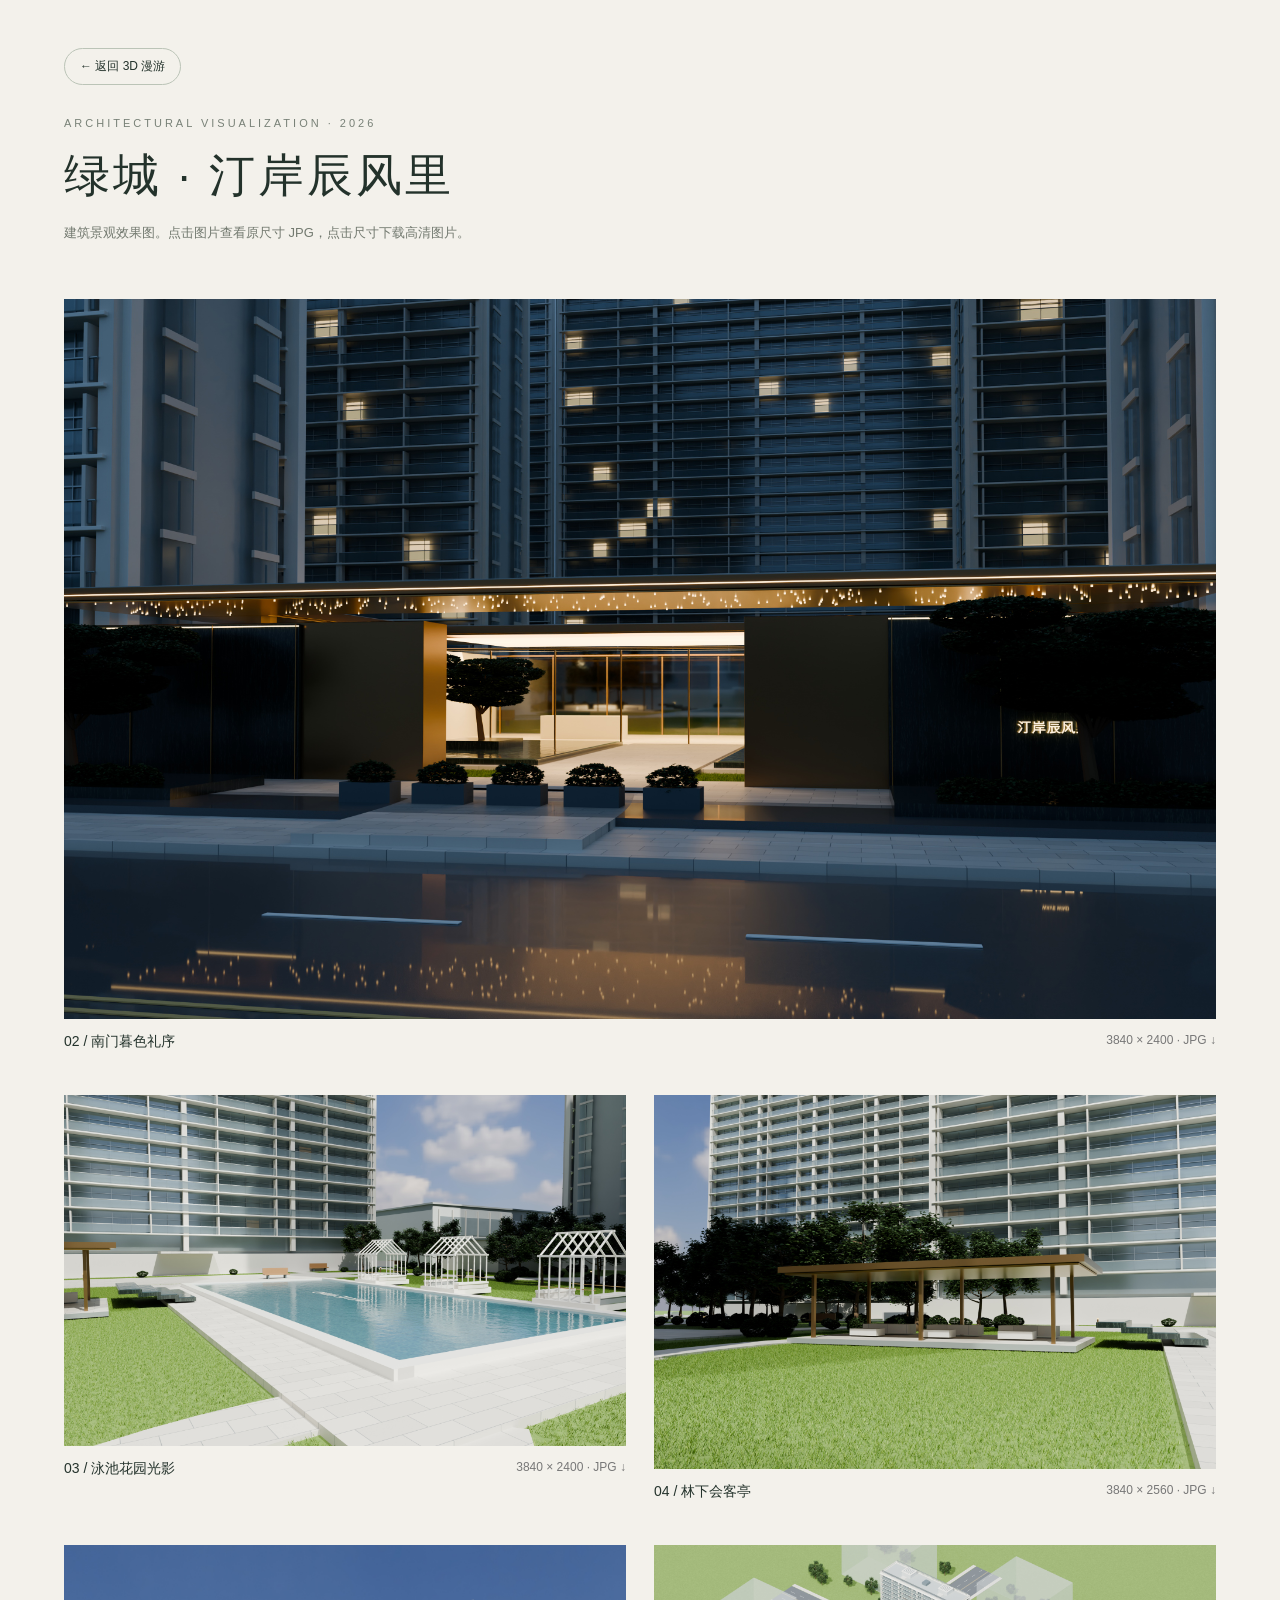
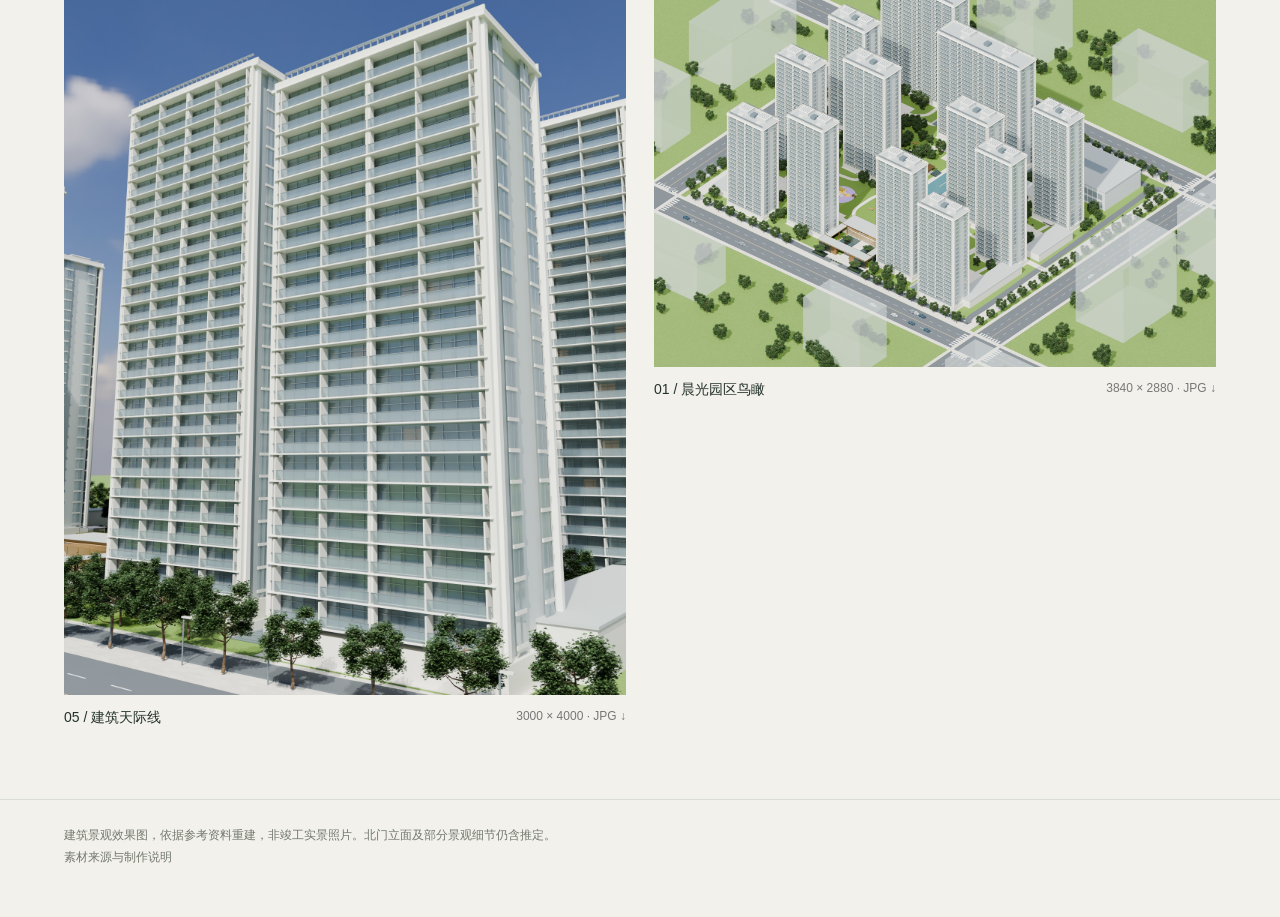
<file: gallery/index.html>
<!doctype html>
<html lang="zh-CN"><meta charset="utf-8"><meta name="viewport" content="width=device-width,initial-scale=1"><title>汀岸辰风里 · 渲染影集</title>
<style>
*{box-sizing:border-box}body{margin:0;background:#f3f1eb;color:#23322b;font-family:-apple-system,BlinkMacSystemFont,"PingFang SC",sans-serif}header,main,footer{max-width:1500px;margin:auto;padding:48px 5vw}header{padding-bottom:24px}small{font-size:11px;letter-spacing:3px;color:#788177}h1{font-size:clamp(26px,4vw,46px);font-weight:500;letter-spacing:3px;margin:14px 0}header p,footer{color:#72796f;font-size:13px;line-height:1.9}main{display:grid;grid-template-columns:1fr 1fr;gap:44px 28px;padding-top:16px}figure{margin:0}figure:first-child{grid-column:1/-1}img{display:block;width:100%;height:auto;background:#dfdfd7}figcaption{display:flex;justify-content:space-between;gap:12px;margin-top:14px;font-size:14px}figcaption span{color:#777;font-size:12px}a{color:inherit;text-decoration:none}a:hover{text-decoration:underline}footer{padding-top:0;font-size:12px;border-top:1px solid #d9ddd4;margin-top:24px;padding-top:24px}figure:last-child{max-width:680px}@media(max-width:700px){main{grid-template-columns:1fr;gap:30px}header{padding-top:34px}figcaption{font-size:13px}figcaption span{font-size:11px}}
.back-link{display:inline-block;margin-bottom:28px;padding:9px 15px;border:1px solid #bbc4b7;border-radius:20px;font-size:12px}.back-link:focus-visible{outline:2px solid #637b51;outline-offset:4px}
</style>
<header><nav aria-label="网站导航"><a class="back-link" href="../">← 返回 3D 漫游</a></nav><small>ARCHITECTURAL VISUALIZATION · 2026</small><h1>绿城 · 汀岸辰风里</h1><p>建筑景观效果图。点击图片查看原尺寸 JPG，点击尺寸下载高清图片。</p></header>
<main>
<figure><a href="images/02-south-gate.jpg" target="_blank" rel="noopener"><img width="3840" height="2400" decoding="async" fetchpriority="high" src="images/02-south-gate.jpg" alt="南门暮色礼序"></a><figcaption>02 / 南门暮色礼序 <span><a href="images/02-south-gate.jpg" download>3840 × 2400 · JPG ↓</a></span></figcaption></figure>
<figure><a href="images/03-pool-garden.jpg" target="_blank" rel="noopener"><img width="3840" height="2400" decoding="async" loading="lazy" src="images/03-pool-garden.jpg" alt="泳池花园光影"></a><figcaption>03 / 泳池花园光影 <span><a href="images/03-pool-garden.jpg" download>3840 × 2400 · JPG ↓</a></span></figcaption></figure>
<figure><a href="images/04-garden-pavilion.jpg" target="_blank" rel="noopener"><img width="3840" height="2560" decoding="async" loading="lazy" src="images/04-garden-pavilion.jpg" alt="林下会客亭"></a><figcaption>04 / 林下会客亭 <span><a href="images/04-garden-pavilion.jpg" download>3840 × 2560 · JPG ↓</a></span></figcaption></figure>
<figure><a href="images/05-skyline.jpg" target="_blank" rel="noopener"><img width="3000" height="4000" decoding="async" loading="lazy" src="images/05-skyline.jpg" alt="建筑天际线"></a><figcaption>05 / 建筑天际线 <span><a href="images/05-skyline.jpg" download>3000 × 4000 · JPG ↓</a></span></figcaption></figure>
<figure><a href="images/01-aerial.jpg" target="_blank" rel="noopener"><img width="3840" height="2880" decoding="async" loading="lazy" src="images/01-aerial.jpg" alt="晨光园区鸟瞰"></a><figcaption>01 / 晨光园区鸟瞰 <span><a href="images/01-aerial.jpg" download>3840 × 2880 · JPG ↓</a></span></figcaption></figure>
</main>
<footer>建筑景观效果图，依据参考资料重建，非竣工实景照片。北门立面及部分景观细节仍含推定。<br><a href="credits.md">素材来源与制作说明</a></footer>
</html>
</file>
